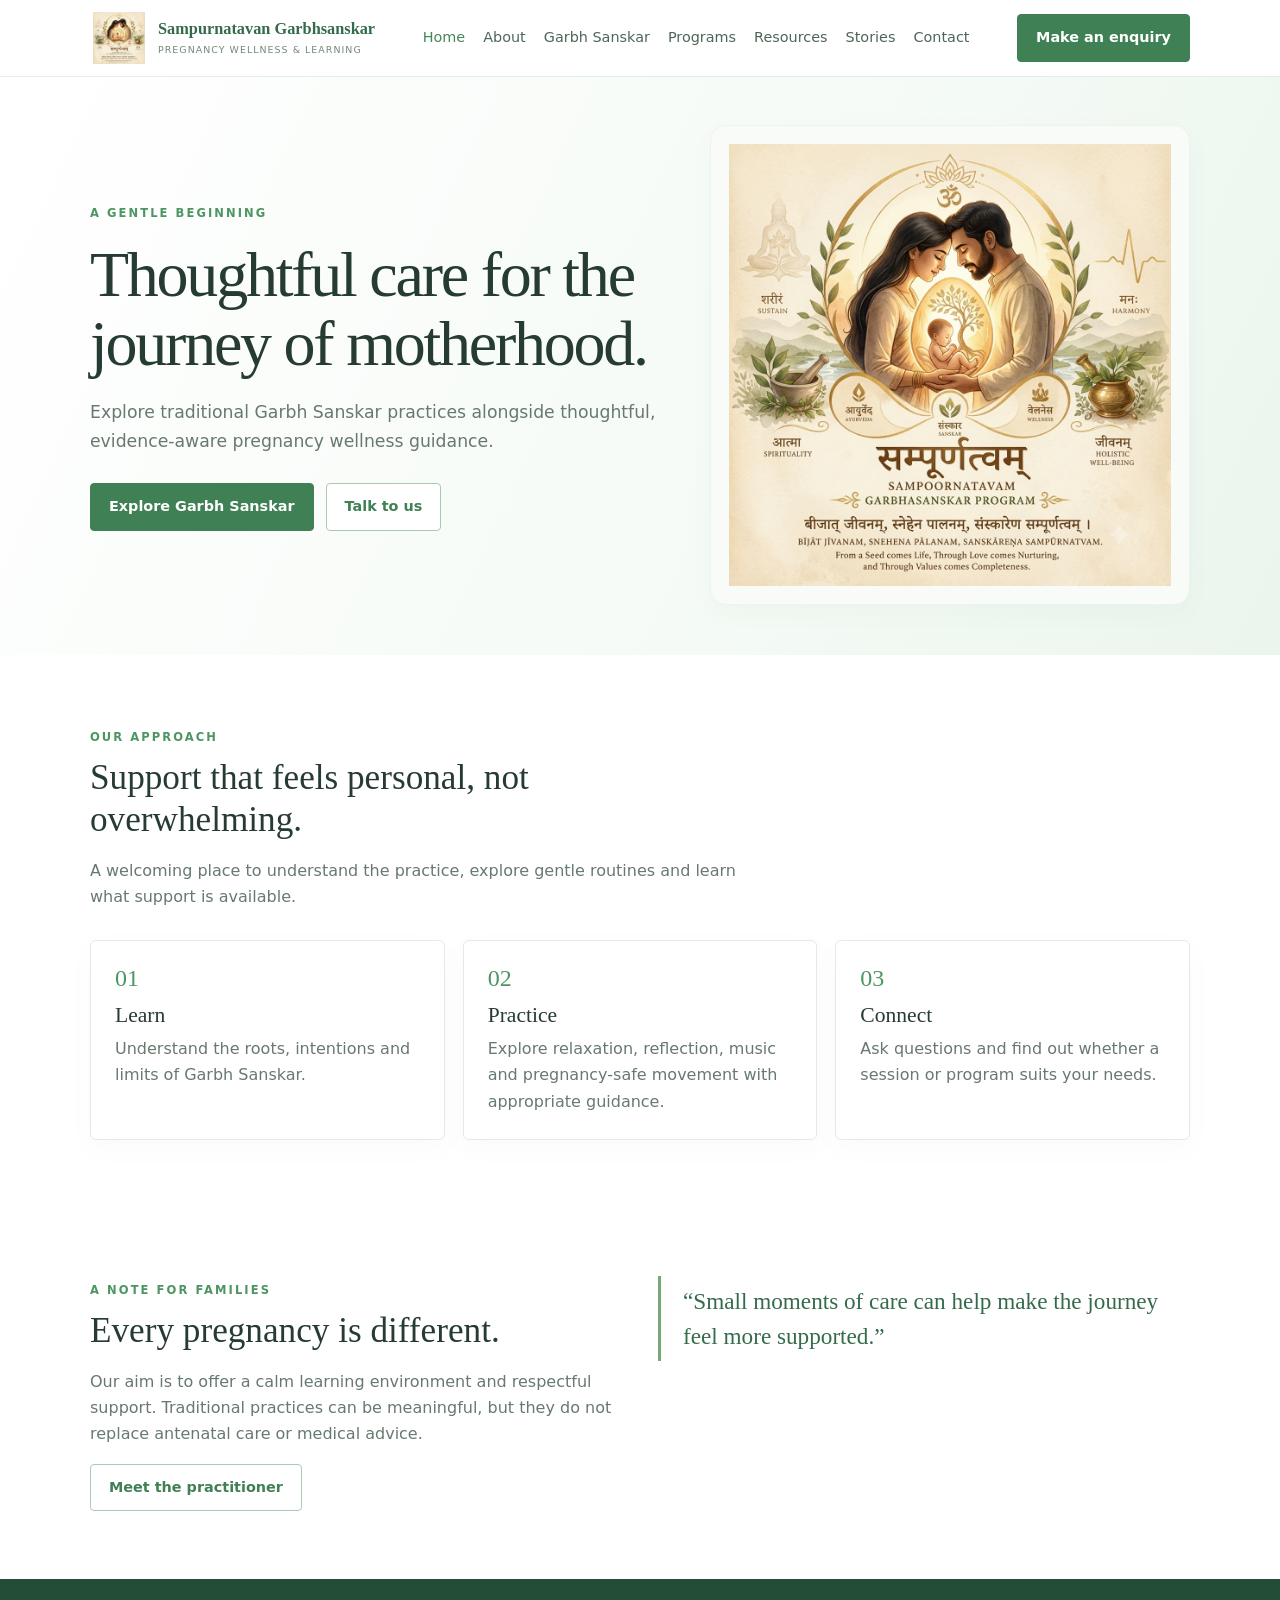
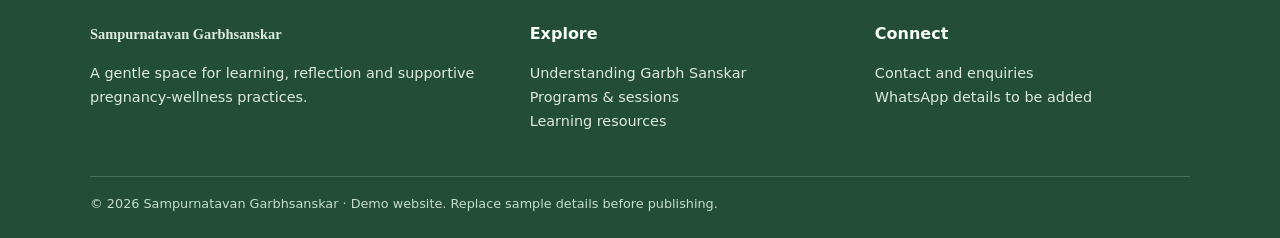
<file: index.html>
<!doctype html><html lang="en"><head><meta charset="utf-8"><meta name="viewport" content="width=device-width,initial-scale=1,viewport-fit=cover"><meta name="theme-color" content="#ffffff"><meta name="description" content="A calm and informative Garbh Sanskar and pregnancy wellness website."><title>Home | Sampurnatavan Garbhsanskar</title><link rel="stylesheet" href="styles.css"><link rel="icon" type="image/png" href="Sampurnatavan.png"><link rel="apple-touch-icon" href="Sampurnatavan.png"></head><body><header class="site-header"><div class="wrap nav"><a class="brand brand-lockup" href="index.html"><img class="brand-mark" src="Sampurnatavan.png" alt="Sampurnatavan family emblem" width="58" height="52"><span class="brand-copy">Sampurnatavan Garbhsanskar<small>Pregnancy wellness & learning</small></span></a><button class="menu-toggle" type="button" aria-expanded="false" aria-controls="primary-navigation" aria-label="Open navigation menu"><span></span><span></span><span></span></button><nav id="primary-navigation" class="nav-links" aria-label="Main navigation"><a class="active" href="index.html">Home</a><a href="about.html">About</a><a href="garbh-sanskar.html">Garbh Sanskar</a><a href="programs.html">Programs</a><a href="resources.html">Resources</a><a href="testimonials.html">Stories</a><a href="contact.html">Contact</a></nav><a class="nav-cta" href="contact.html">Make an enquiry</a></div></header><main><section class="hero"><div class="wrap hero-grid"><div><span class="eyebrow">A gentle beginning</span><h1>Thoughtful care for the journey of motherhood.</h1><p>Explore traditional Garbh Sanskar practices alongside thoughtful, evidence-aware pregnancy wellness guidance.</p><div class="actions"><a class="button" href="garbh-sanskar.html">Explore Garbh Sanskar</a><a class="button secondary" href="contact.html">Talk to us</a></div></div><div class="hero-art hero-logo-wrap"><img class="hero-logo" src="Sampurnatavan.png" alt="Sampurnatavan emblem showing mother and father lovingly holding their newborn baby" loading="eager" fetchpriority="high" decoding="async"></div></div></section><section class="section white"><div class="wrap"><div class="section-head"><span class="eyebrow">Our approach</span><h2>Support that feels personal, not overwhelming.</h2><p class="muted">A welcoming place to understand the practice, explore gentle routines and learn what support is available.</p></div><div class="cards"><article class="card"><span class="number">01</span><h3>Learn</h3><p>Understand the roots, intentions and limits of Garbh Sanskar.</p></article><article class="card"><span class="number">02</span><h3>Practice</h3><p>Explore relaxation, reflection, music and pregnancy-safe movement with appropriate guidance.</p></article><article class="card"><span class="number">03</span><h3>Connect</h3><p>Ask questions and find out whether a session or program suits your needs.</p></article></div></div></section><section class="section"><div class="wrap split"><div><span class="eyebrow">A note for families</span><h2>Every pregnancy is different.</h2><p class="muted">Our aim is to offer a calm learning environment and respectful support. Traditional practices can be meaningful, but they do not replace antenatal care or medical advice.</p><a class="button secondary" href="about.html">Meet the practitioner</a></div><div class="quote">“Small moments of care can help make the journey feel more supported.”</div></div></section></main><footer class="site-footer"><div class="wrap"><div class="footer-grid"><div><a class="brand footer-brand" href="index.html">Sampurnatavan Garbhsanskar</a><p>A gentle space for learning, reflection and supportive pregnancy-wellness practices.</p></div><div><strong>Explore</strong><p><a href="garbh-sanskar.html">Understanding Garbh Sanskar</a><br><a href="programs.html">Programs & sessions</a><br><a href="resources.html">Learning resources</a></p></div><div><strong>Connect</strong><p><a href="contact.html">Contact and enquiries</a><br><span>WhatsApp details to be added</span></p></div></div><div class="footer-bottom">© 2026 Sampurnatavan Garbhsanskar · Demo website. Replace sample details before publishing.</div></div></footer><script src="script.js"></script></body></html>
</file>
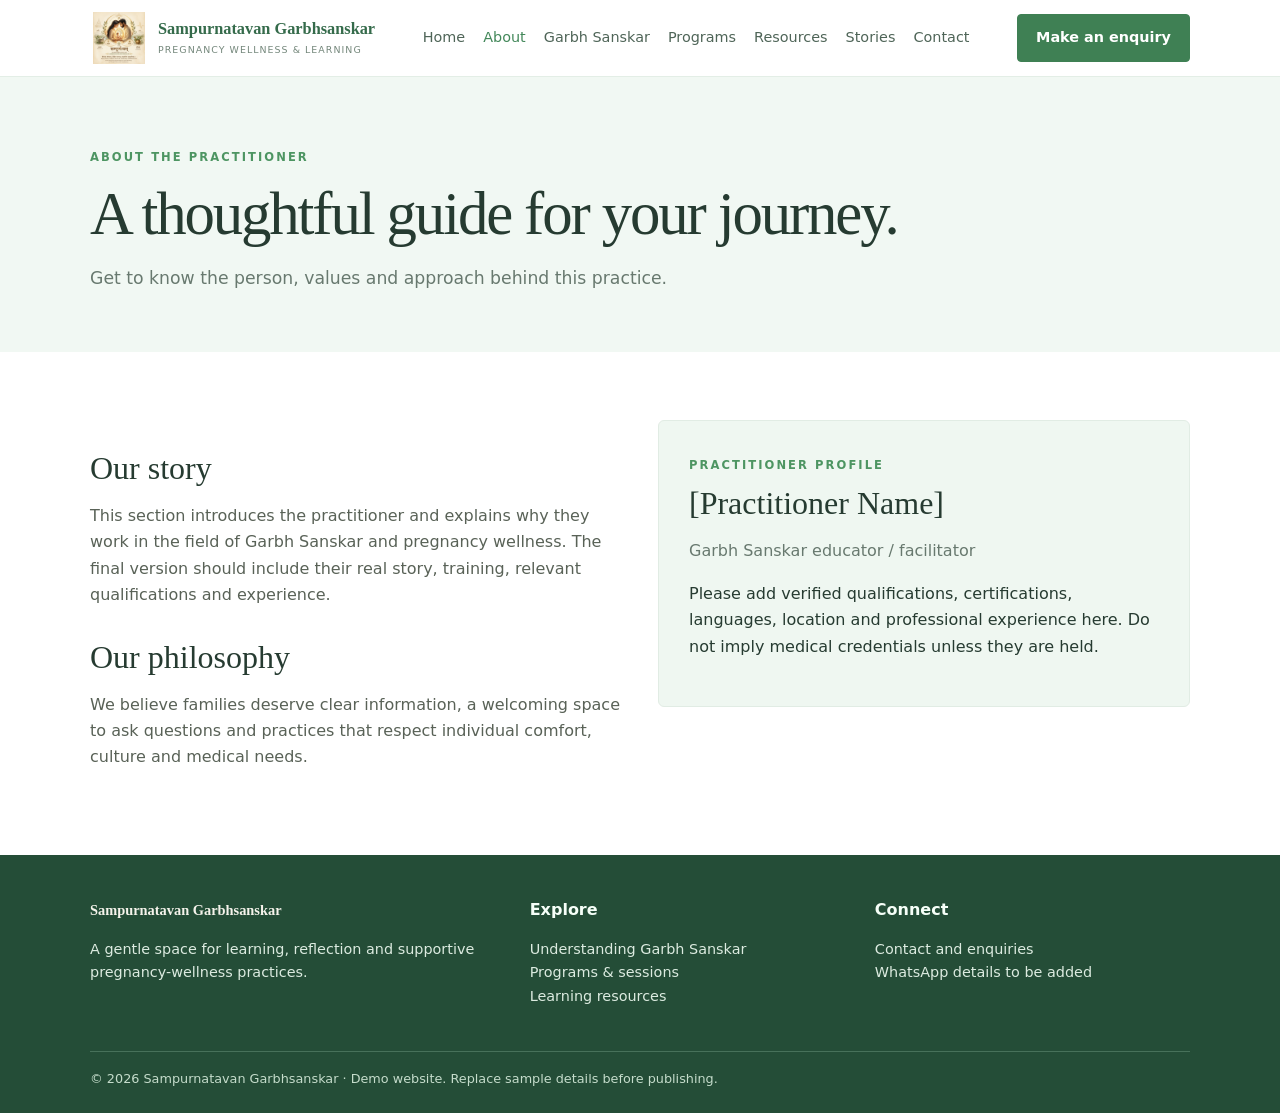
<file: about.html>
<!doctype html><html lang="en"><head><meta charset="utf-8"><meta name="viewport" content="width=device-width,initial-scale=1,viewport-fit=cover"><meta name="theme-color" content="#ffffff"><meta name="description" content="A calm and informative Garbh Sanskar and pregnancy wellness website."><title>About | Sampurnatavan Garbhsanskar</title><link rel="stylesheet" href="styles.css"><link rel="icon" type="image/png" href="Sampurnatavan.png"><link rel="apple-touch-icon" href="Sampurnatavan.png"></head><body><header class="site-header"><div class="wrap nav"><a class="brand brand-lockup" href="index.html"><img class="brand-mark" src="Sampurnatavan.png" alt="Sampurnatavan family emblem" width="58" height="52"><span class="brand-copy">Sampurnatavan Garbhsanskar<small>Pregnancy wellness & learning</small></span></a><button class="menu-toggle" type="button" aria-expanded="false" aria-controls="primary-navigation" aria-label="Open navigation menu"><span></span><span></span><span></span></button><nav id="primary-navigation" class="nav-links" aria-label="Main navigation"><a class="" href="index.html">Home</a><a class="active" href="about.html">About</a><a class="" href="garbh-sanskar.html">Garbh Sanskar</a><a class="" href="programs.html">Programs</a><a class="" href="resources.html">Resources</a><a class="" href="testimonials.html">Stories</a><a class="" href="contact.html">Contact</a></nav><a class="nav-cta" href="contact.html">Make an enquiry</a></div></header><main><section class="page-intro"><div class="wrap"><span class="eyebrow">About the practitioner</span><h1>A thoughtful guide for your journey.</h1><p>Get to know the person, values and approach behind this practice.</p></div></section><section class="section"><div class="wrap split"><div class="content"><h2>Our story</h2><p>This section introduces the practitioner and explains why they work in the field of Garbh Sanskar and pregnancy wellness. The final version should include their real story, training, relevant qualifications and experience.</p><h2>Our philosophy</h2><p>We believe families deserve clear information, a welcoming space to ask questions and practices that respect individual comfort, culture and medical needs.</p></div><aside class="contact-box"><span class="eyebrow">Practitioner profile</span><h2 style="font:2rem Georgia,serif">[Practitioner Name]</h2><p class="muted">Garbh Sanskar educator / facilitator</p><p>Please add verified qualifications, certifications, languages, location and professional experience here. Do not imply medical credentials unless they are held.</p></aside></div></section></main><footer class="site-footer"><div class="wrap"><div class="footer-grid"><div><a class="brand" style="color:#f5f3eb" href="index.html">Sampurnatavan Garbhsanskar</a><p>A gentle space for learning, reflection and supportive pregnancy-wellness practices.</p></div><div><strong>Explore</strong><p><a href="garbh-sanskar.html">Understanding Garbh Sanskar</a><br><a href="programs.html">Programs & sessions</a><br><a href="resources.html">Learning resources</a></p></div><div><strong>Connect</strong><p><a href="contact.html">Contact and enquiries</a><br><span>WhatsApp details to be added</span></p></div></div><div class="footer-bottom">© 2026 Sampurnatavan Garbhsanskar · Demo website. Replace sample details before publishing.</div></div></footer><script src="script.js"></script></body></html>
</file>
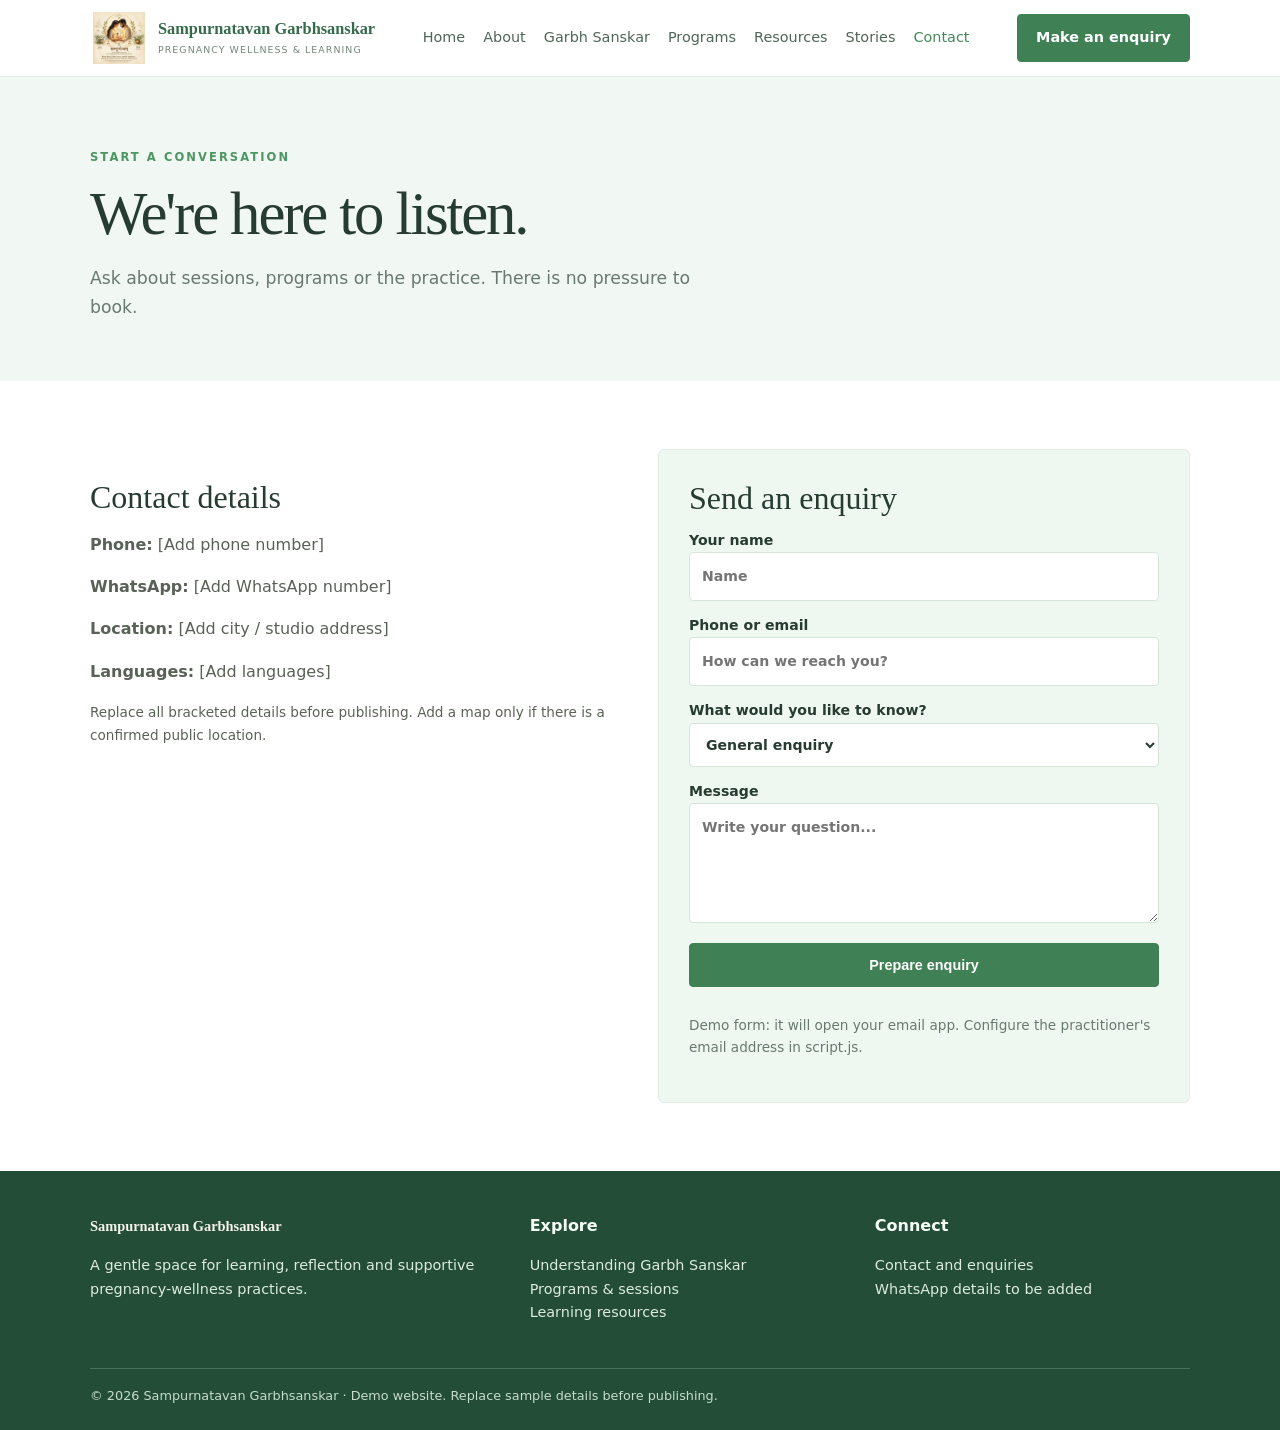
<file: contact.html>
<!doctype html><html lang="en"><head><meta charset="utf-8"><meta name="viewport" content="width=device-width,initial-scale=1,viewport-fit=cover"><meta name="theme-color" content="#ffffff"><meta name="description" content="A calm and informative Garbh Sanskar and pregnancy wellness website."><title>Contact | Sampurnatavan Garbhsanskar</title><link rel="stylesheet" href="styles.css"><link rel="icon" type="image/png" href="Sampurnatavan.png"><link rel="apple-touch-icon" href="Sampurnatavan.png"></head><body><header class="site-header"><div class="wrap nav"><a class="brand brand-lockup" href="index.html"><img class="brand-mark" src="Sampurnatavan.png" alt="Sampurnatavan family emblem" width="58" height="52"><span class="brand-copy">Sampurnatavan Garbhsanskar<small>Pregnancy wellness & learning</small></span></a><button class="menu-toggle" type="button" aria-expanded="false" aria-controls="primary-navigation" aria-label="Open navigation menu"><span></span><span></span><span></span></button><nav id="primary-navigation" class="nav-links" aria-label="Main navigation"><a class="" href="index.html">Home</a><a class="" href="about.html">About</a><a class="" href="garbh-sanskar.html">Garbh Sanskar</a><a class="" href="programs.html">Programs</a><a class="" href="resources.html">Resources</a><a class="" href="testimonials.html">Stories</a><a class="active" href="contact.html">Contact</a></nav><a class="nav-cta" href="contact.html">Make an enquiry</a></div></header><main><section class="page-intro"><div class="wrap"><span class="eyebrow">Start a conversation</span><h1>We're here to listen.</h1><p>Ask about sessions, programs or the practice. There is no pressure to book.</p></div></section><section class="section"><div class="wrap split"><div class="content"><h2>Contact details</h2><p><strong>Phone:</strong> [Add phone number]</p><p><strong>WhatsApp:</strong> [Add WhatsApp number]</p><p><strong>Location:</strong> [Add city / studio address]</p><p><strong>Languages:</strong> [Add languages]</p><p class="notice">Replace all bracketed details before publishing. Add a map only if there is a confirmed public location.</p></div><div class="contact-box"><h2 style="font:2rem Georgia,serif;margin-top:0">Send an enquiry</h2><form class="form" id="enquiry-form"><label>Your name<input name="name" required placeholder="Name"></label><label>Phone or email<input name="contact" required placeholder="How can we reach you?"></label><label>What would you like to know?<select name="topic"><option>General enquiry</option><option>Programs and sessions</option><option>Garbh Sanskar information</option><option>Other</option></select></label><label>Message<textarea name="message" placeholder="Write your question..."></textarea></label><button class="button" type="submit">Prepare enquiry</button><p class="notice" id="form-status">Demo form: it will open your email app. Configure the practitioner's email address in script.js.</p></form></div></div></section></main><footer class="site-footer"><div class="wrap"><div class="footer-grid"><div><a class="brand" style="color:#f5f3eb" href="index.html">Sampurnatavan Garbhsanskar</a><p>A gentle space for learning, reflection and supportive pregnancy-wellness practices.</p></div><div><strong>Explore</strong><p><a href="garbh-sanskar.html">Understanding Garbh Sanskar</a><br><a href="programs.html">Programs & sessions</a><br><a href="resources.html">Learning resources</a></p></div><div><strong>Connect</strong><p><a href="contact.html">Contact and enquiries</a><br><span>WhatsApp details to be added</span></p></div></div><div class="footer-bottom">© 2026 Sampurnatavan Garbhsanskar · Demo website. Replace sample details before publishing.</div></div></footer><script src="script.js"></script></body></html>
</file>
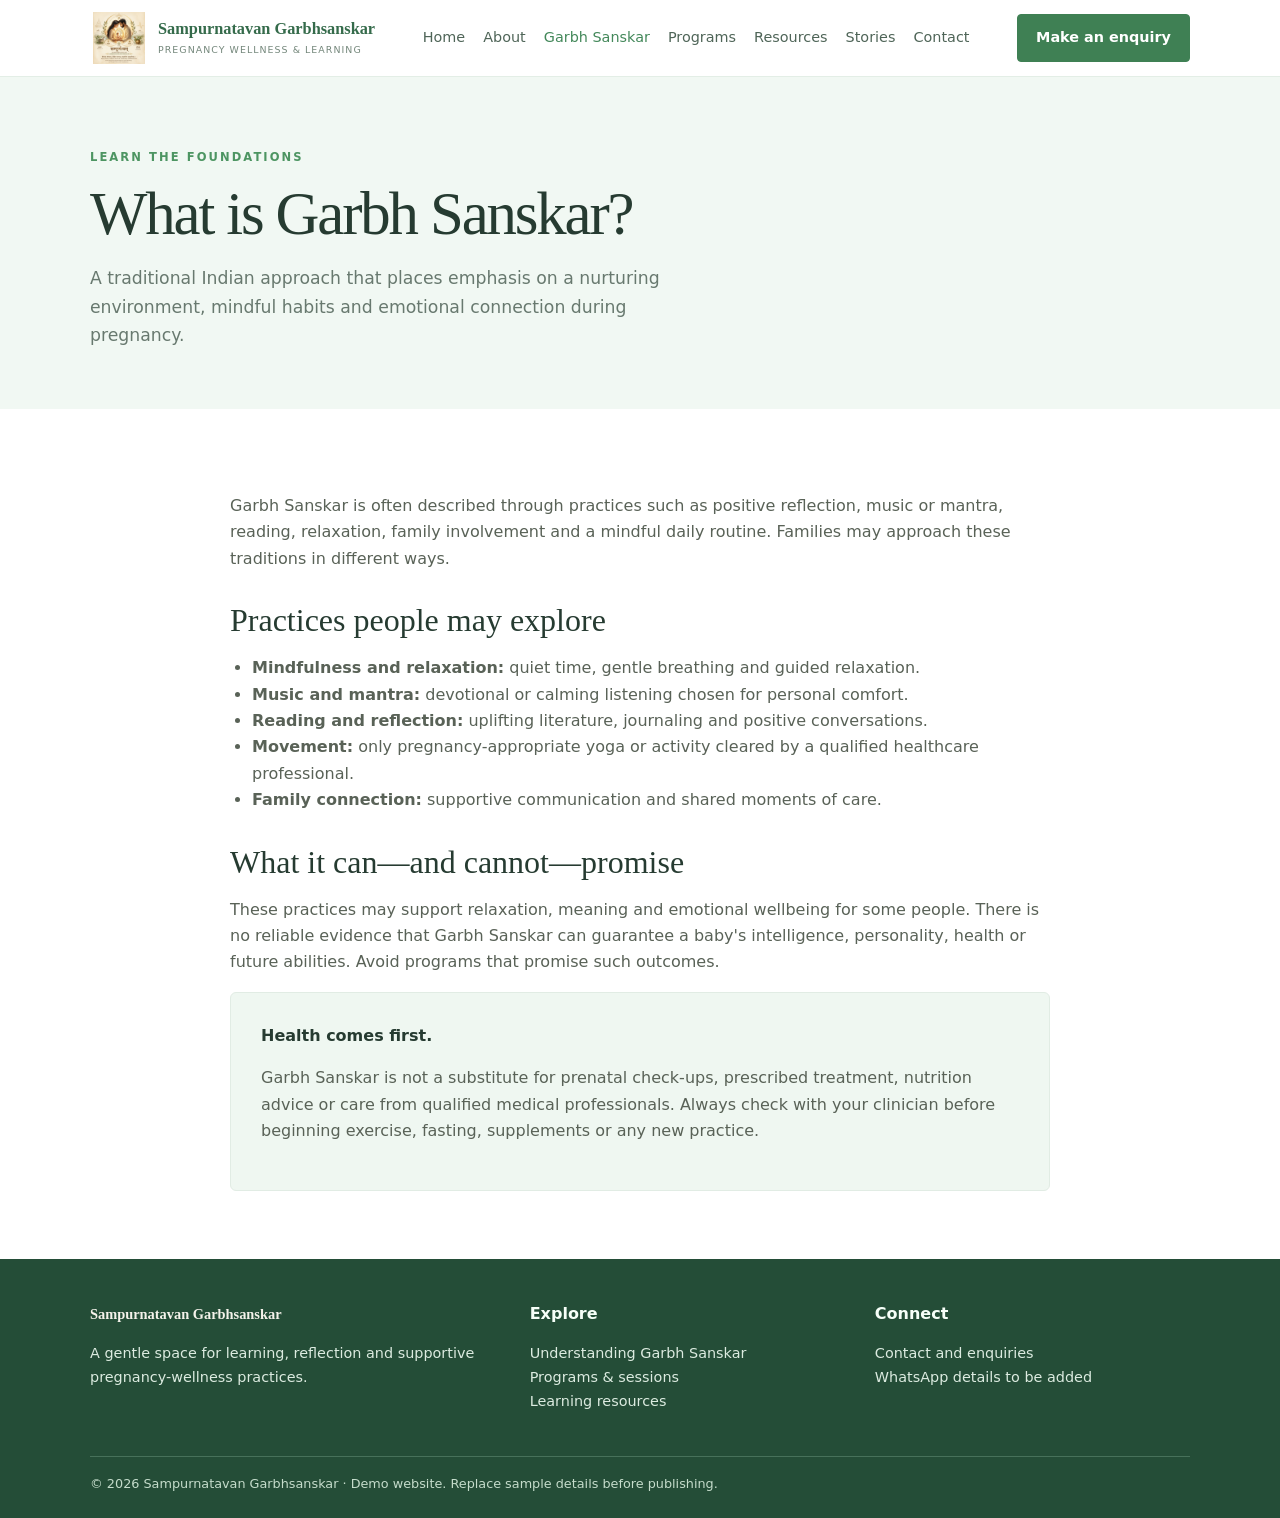
<file: garbh-sanskar.html>
<!doctype html><html lang="en"><head><meta charset="utf-8"><meta name="viewport" content="width=device-width,initial-scale=1,viewport-fit=cover"><meta name="theme-color" content="#ffffff"><meta name="description" content="A calm and informative Garbh Sanskar and pregnancy wellness website."><title>Garbh Sanskar | Sampurnatavan Garbhsanskar</title><link rel="stylesheet" href="styles.css"><link rel="icon" type="image/png" href="Sampurnatavan.png"><link rel="apple-touch-icon" href="Sampurnatavan.png"></head><body><header class="site-header"><div class="wrap nav"><a class="brand brand-lockup" href="index.html"><img class="brand-mark" src="Sampurnatavan.png" alt="Sampurnatavan family emblem" width="58" height="52"><span class="brand-copy">Sampurnatavan Garbhsanskar<small>Pregnancy wellness & learning</small></span></a><button class="menu-toggle" type="button" aria-expanded="false" aria-controls="primary-navigation" aria-label="Open navigation menu"><span></span><span></span><span></span></button><nav id="primary-navigation" class="nav-links" aria-label="Main navigation"><a class="" href="index.html">Home</a><a class="" href="about.html">About</a><a class="active" href="garbh-sanskar.html">Garbh Sanskar</a><a class="" href="programs.html">Programs</a><a class="" href="resources.html">Resources</a><a class="" href="testimonials.html">Stories</a><a class="" href="contact.html">Contact</a></nav><a class="nav-cta" href="contact.html">Make an enquiry</a></div></header><main><section class="page-intro"><div class="wrap"><span class="eyebrow">Learn the foundations</span><h1>What is Garbh Sanskar?</h1><p>A traditional Indian approach that places emphasis on a nurturing environment, mindful habits and emotional connection during pregnancy.</p></div></section><section class="section"><div class="wrap content"><p>Garbh Sanskar is often described through practices such as positive reflection, music or mantra, reading, relaxation, family involvement and a mindful daily routine. Families may approach these traditions in different ways.</p><h2>Practices people may explore</h2><ul><li><strong>Mindfulness and relaxation:</strong> quiet time, gentle breathing and guided relaxation.</li><li><strong>Music and mantra:</strong> devotional or calming listening chosen for personal comfort.</li><li><strong>Reading and reflection:</strong> uplifting literature, journaling and positive conversations.</li><li><strong>Movement:</strong> only pregnancy-appropriate yoga or activity cleared by a qualified healthcare professional.</li><li><strong>Family connection:</strong> supportive communication and shared moments of care.</li></ul><h2>What it can—and cannot—promise</h2><p>These practices may support relaxation, meaning and emotional wellbeing for some people. There is no reliable evidence that Garbh Sanskar can guarantee a baby's intelligence, personality, health or future abilities. Avoid programs that promise such outcomes.</p><div class="contact-box"><strong>Health comes first.</strong><p>Garbh Sanskar is not a substitute for prenatal check-ups, prescribed treatment, nutrition advice or care from qualified medical professionals. Always check with your clinician before beginning exercise, fasting, supplements or any new practice.</p></div></div></section></main><footer class="site-footer"><div class="wrap"><div class="footer-grid"><div><a class="brand" style="color:#f5f3eb" href="index.html">Sampurnatavan Garbhsanskar</a><p>A gentle space for learning, reflection and supportive pregnancy-wellness practices.</p></div><div><strong>Explore</strong><p><a href="garbh-sanskar.html">Understanding Garbh Sanskar</a><br><a href="programs.html">Programs & sessions</a><br><a href="resources.html">Learning resources</a></p></div><div><strong>Connect</strong><p><a href="contact.html">Contact and enquiries</a><br><span>WhatsApp details to be added</span></p></div></div><div class="footer-bottom">© 2026 Sampurnatavan Garbhsanskar · Demo website. Replace sample details before publishing.</div></div></footer><script src="script.js"></script></body></html>
</file>
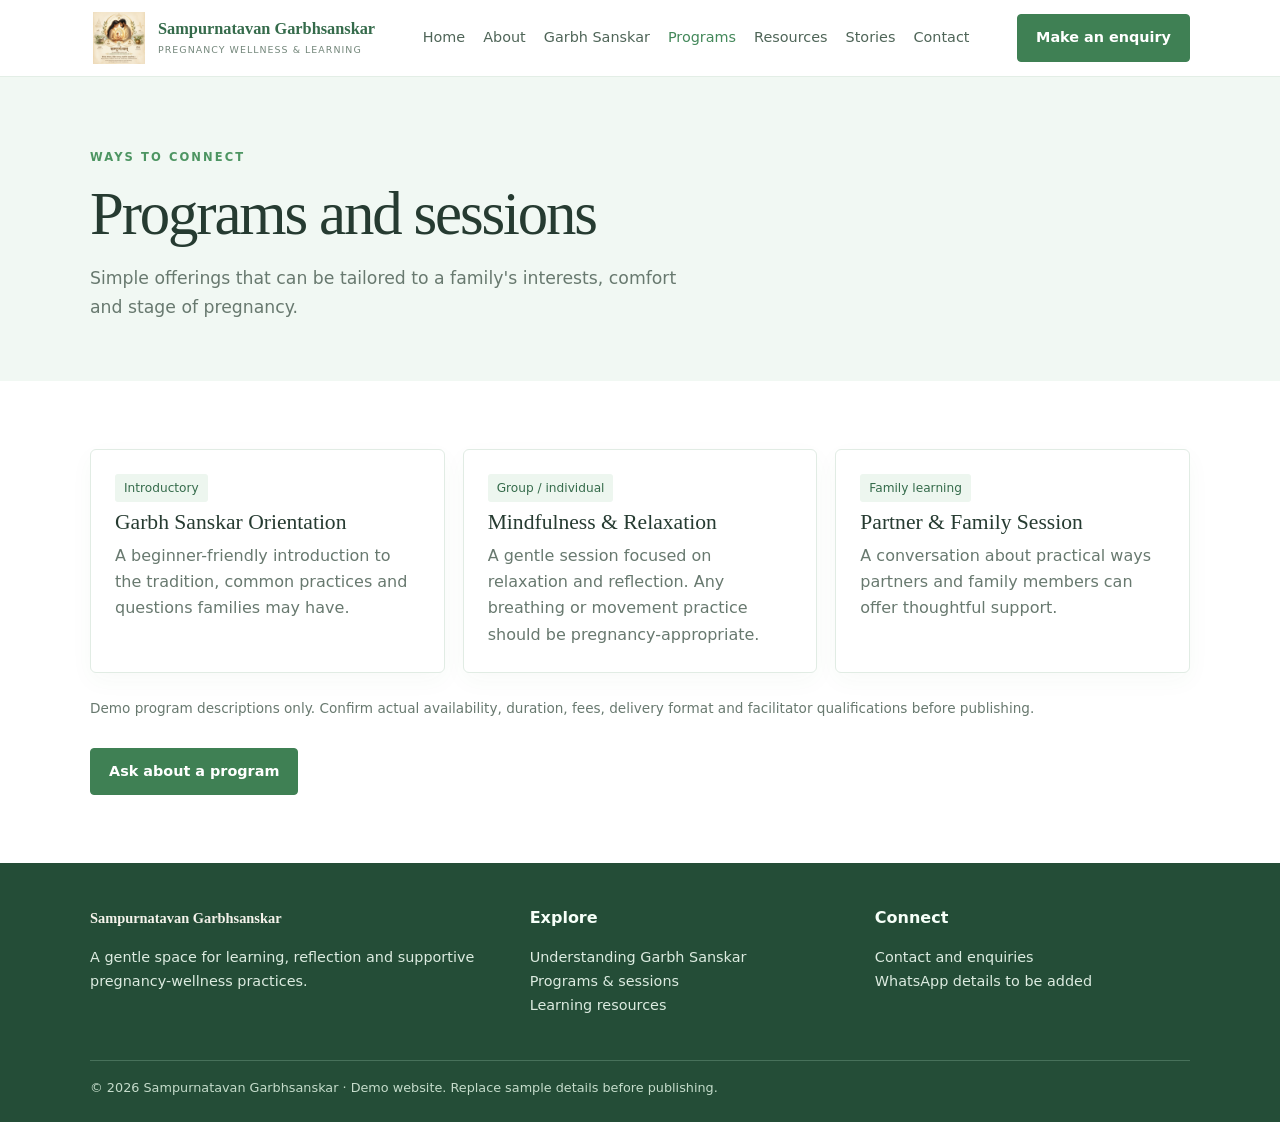
<file: programs.html>
<!doctype html><html lang="en"><head><meta charset="utf-8"><meta name="viewport" content="width=device-width,initial-scale=1,viewport-fit=cover"><meta name="theme-color" content="#ffffff"><meta name="description" content="A calm and informative Garbh Sanskar and pregnancy wellness website."><title>Programs | Sampurnatavan Garbhsanskar</title><link rel="stylesheet" href="styles.css"><link rel="icon" type="image/png" href="Sampurnatavan.png"><link rel="apple-touch-icon" href="Sampurnatavan.png"></head><body><header class="site-header"><div class="wrap nav"><a class="brand brand-lockup" href="index.html"><img class="brand-mark" src="Sampurnatavan.png" alt="Sampurnatavan family emblem" width="58" height="52"><span class="brand-copy">Sampurnatavan Garbhsanskar<small>Pregnancy wellness & learning</small></span></a><button class="menu-toggle" type="button" aria-expanded="false" aria-controls="primary-navigation" aria-label="Open navigation menu"><span></span><span></span><span></span></button><nav id="primary-navigation" class="nav-links" aria-label="Main navigation"><a class="" href="index.html">Home</a><a class="" href="about.html">About</a><a class="" href="garbh-sanskar.html">Garbh Sanskar</a><a class="active" href="programs.html">Programs</a><a class="" href="resources.html">Resources</a><a class="" href="testimonials.html">Stories</a><a class="" href="contact.html">Contact</a></nav><a class="nav-cta" href="contact.html">Make an enquiry</a></div></header><main><section class="page-intro"><div class="wrap"><span class="eyebrow">Ways to connect</span><h1>Programs and sessions</h1><p>Simple offerings that can be tailored to a family's interests, comfort and stage of pregnancy.</p></div></section><section class="section"><div class="wrap"><div class="cards"><article class="card"><span class="tag">Introductory</span><h3>Garbh Sanskar Orientation</h3><p>A beginner-friendly introduction to the tradition, common practices and questions families may have.</p></article><article class="card"><span class="tag">Group / individual</span><h3>Mindfulness & Relaxation</h3><p>A gentle session focused on relaxation and reflection. Any breathing or movement practice should be pregnancy-appropriate.</p></article><article class="card"><span class="tag">Family learning</span><h3>Partner & Family Session</h3><p>A conversation about practical ways partners and family members can offer thoughtful support.</p></article></div><p class="notice" style="margin-top:24px">Demo program descriptions only. Confirm actual availability, duration, fees, delivery format and facilitator qualifications before publishing.</p><div class="actions"><a class="button" href="contact.html">Ask about a program</a></div></div></section></main><footer class="site-footer"><div class="wrap"><div class="footer-grid"><div><a class="brand" style="color:#f5f3eb" href="index.html">Sampurnatavan Garbhsanskar</a><p>A gentle space for learning, reflection and supportive pregnancy-wellness practices.</p></div><div><strong>Explore</strong><p><a href="garbh-sanskar.html">Understanding Garbh Sanskar</a><br><a href="programs.html">Programs & sessions</a><br><a href="resources.html">Learning resources</a></p></div><div><strong>Connect</strong><p><a href="contact.html">Contact and enquiries</a><br><span>WhatsApp details to be added</span></p></div></div><div class="footer-bottom">© 2026 Sampurnatavan Garbhsanskar · Demo website. Replace sample details before publishing.</div></div></footer><script src="script.js"></script></body></html>
</file>
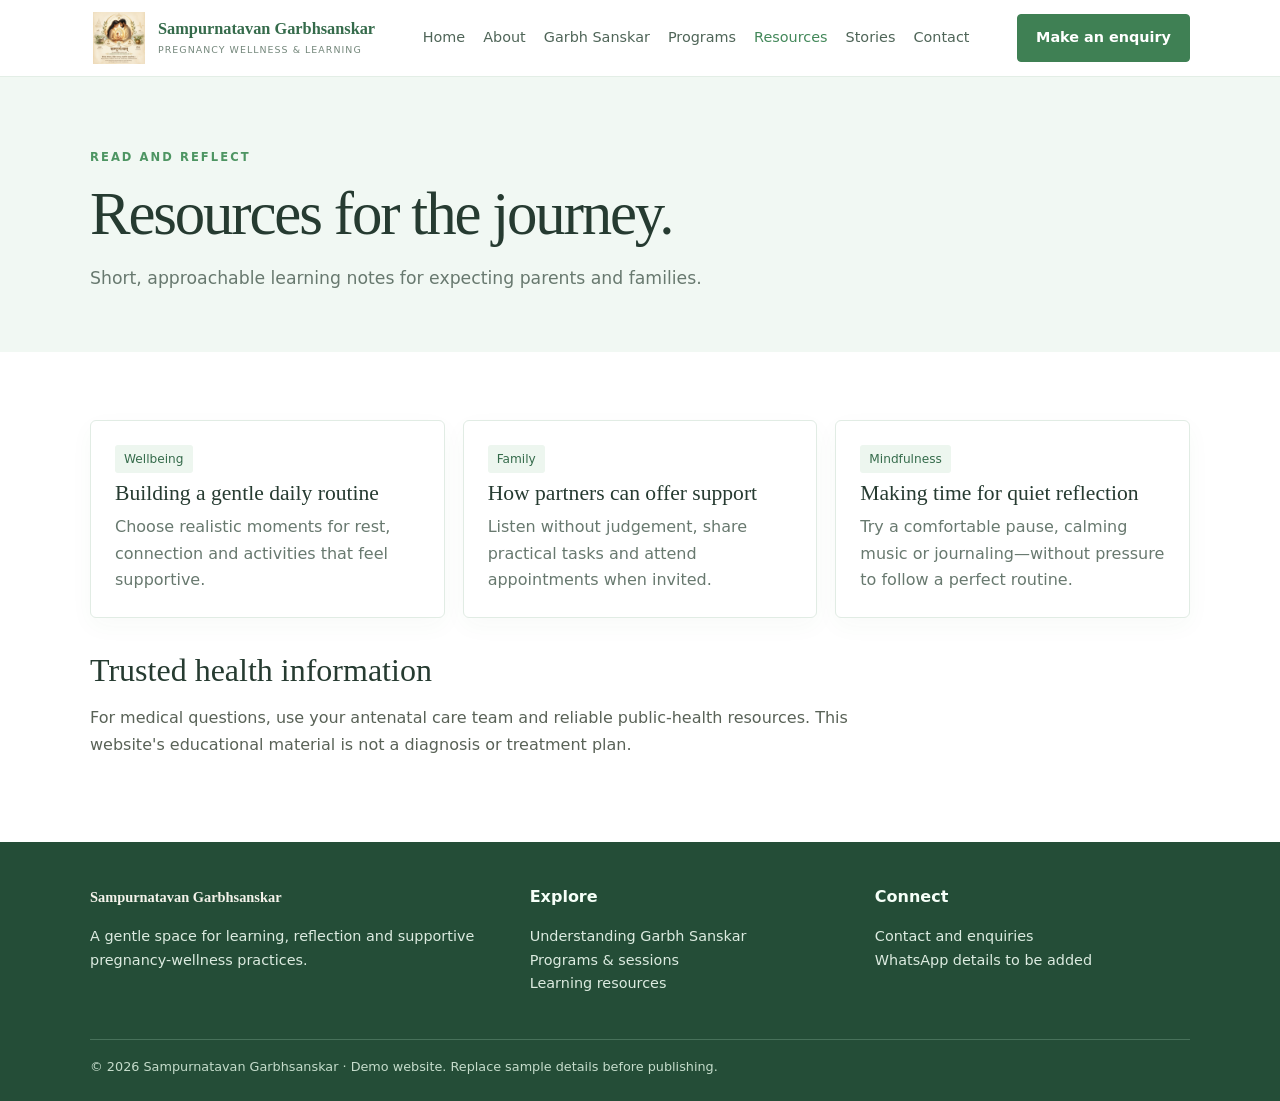
<file: resources.html>
<!doctype html><html lang="en"><head><meta charset="utf-8"><meta name="viewport" content="width=device-width,initial-scale=1,viewport-fit=cover"><meta name="theme-color" content="#ffffff"><meta name="description" content="A calm and informative Garbh Sanskar and pregnancy wellness website."><title>Resources | Sampurnatavan Garbhsanskar</title><link rel="stylesheet" href="styles.css"><link rel="icon" type="image/png" href="Sampurnatavan.png"><link rel="apple-touch-icon" href="Sampurnatavan.png"></head><body><header class="site-header"><div class="wrap nav"><a class="brand brand-lockup" href="index.html"><img class="brand-mark" src="Sampurnatavan.png" alt="Sampurnatavan family emblem" width="58" height="52"><span class="brand-copy">Sampurnatavan Garbhsanskar<small>Pregnancy wellness & learning</small></span></a><button class="menu-toggle" type="button" aria-expanded="false" aria-controls="primary-navigation" aria-label="Open navigation menu"><span></span><span></span><span></span></button><nav id="primary-navigation" class="nav-links" aria-label="Main navigation"><a class="" href="index.html">Home</a><a class="" href="about.html">About</a><a class="" href="garbh-sanskar.html">Garbh Sanskar</a><a class="" href="programs.html">Programs</a><a class="active" href="resources.html">Resources</a><a class="" href="testimonials.html">Stories</a><a class="" href="contact.html">Contact</a></nav><a class="nav-cta" href="contact.html">Make an enquiry</a></div></header><main><section class="page-intro"><div class="wrap"><span class="eyebrow">Read and reflect</span><h1>Resources for the journey.</h1><p>Short, approachable learning notes for expecting parents and families.</p></div></section><section class="section"><div class="wrap"><div class="cards"><article class="card"><span class="tag">Wellbeing</span><h3>Building a gentle daily routine</h3><p>Choose realistic moments for rest, connection and activities that feel supportive.</p></article><article class="card"><span class="tag">Family</span><h3>How partners can offer support</h3><p>Listen without judgement, share practical tasks and attend appointments when invited.</p></article><article class="card"><span class="tag">Mindfulness</span><h3>Making time for quiet reflection</h3><p>Try a comfortable pause, calming music or journaling—without pressure to follow a perfect routine.</p></article></div><div class="content" style="margin-top:34px"><h2>Trusted health information</h2><p>For medical questions, use your antenatal care team and reliable public-health resources. This website's educational material is not a diagnosis or treatment plan.</p></div></div></section></main><footer class="site-footer"><div class="wrap"><div class="footer-grid"><div><a class="brand" style="color:#f5f3eb" href="index.html">Sampurnatavan Garbhsanskar</a><p>A gentle space for learning, reflection and supportive pregnancy-wellness practices.</p></div><div><strong>Explore</strong><p><a href="garbh-sanskar.html">Understanding Garbh Sanskar</a><br><a href="programs.html">Programs & sessions</a><br><a href="resources.html">Learning resources</a></p></div><div><strong>Connect</strong><p><a href="contact.html">Contact and enquiries</a><br><span>WhatsApp details to be added</span></p></div></div><div class="footer-bottom">© 2026 Sampurnatavan Garbhsanskar · Demo website. Replace sample details before publishing.</div></div></footer><script src="script.js"></script></body></html>
</file>
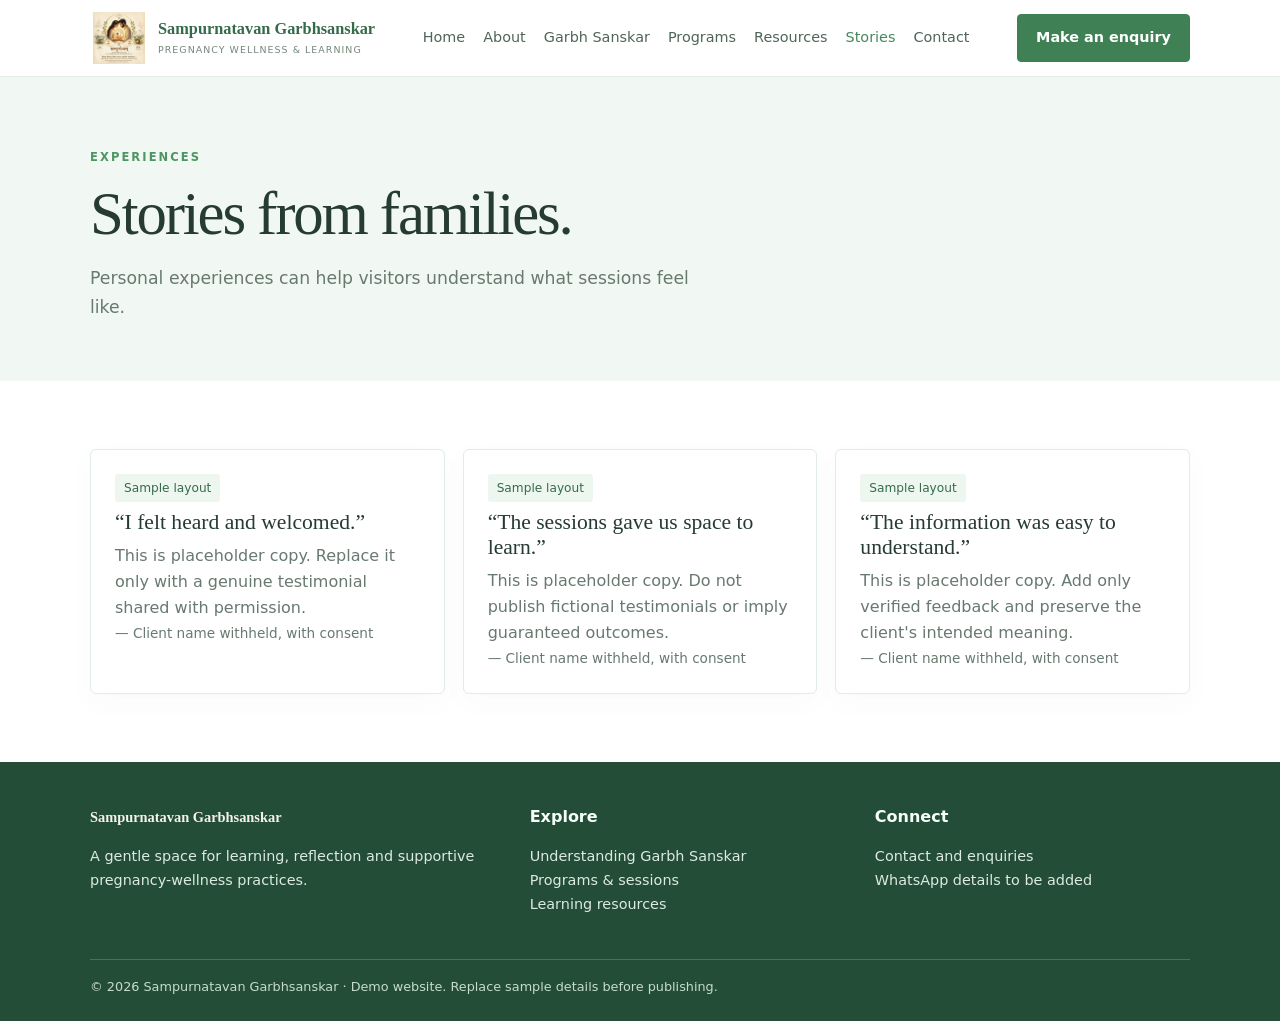
<file: testimonials.html>
<!doctype html><html lang="en"><head><meta charset="utf-8"><meta name="viewport" content="width=device-width,initial-scale=1,viewport-fit=cover"><meta name="theme-color" content="#ffffff"><meta name="description" content="A calm and informative Garbh Sanskar and pregnancy wellness website."><title>Testimonials | Sampurnatavan Garbhsanskar</title><link rel="stylesheet" href="styles.css"><link rel="icon" type="image/png" href="Sampurnatavan.png"><link rel="apple-touch-icon" href="Sampurnatavan.png"></head><body><header class="site-header"><div class="wrap nav"><a class="brand brand-lockup" href="index.html"><img class="brand-mark" src="Sampurnatavan.png" alt="Sampurnatavan family emblem" width="58" height="52"><span class="brand-copy">Sampurnatavan Garbhsanskar<small>Pregnancy wellness & learning</small></span></a><button class="menu-toggle" type="button" aria-expanded="false" aria-controls="primary-navigation" aria-label="Open navigation menu"><span></span><span></span><span></span></button><nav id="primary-navigation" class="nav-links" aria-label="Main navigation"><a class="" href="index.html">Home</a><a class="" href="about.html">About</a><a class="" href="garbh-sanskar.html">Garbh Sanskar</a><a class="" href="programs.html">Programs</a><a class="" href="resources.html">Resources</a><a class="active" href="testimonials.html">Stories</a><a class="" href="contact.html">Contact</a></nav><a class="nav-cta" href="contact.html">Make an enquiry</a></div></header><main><section class="page-intro"><div class="wrap"><span class="eyebrow">Experiences</span><h1>Stories from families.</h1><p>Personal experiences can help visitors understand what sessions feel like.</p></div></section><section class="section"><div class="wrap"><div class="cards"><article class="card"><span class="tag">Sample layout</span><h3>“I felt heard and welcomed.”</h3><p>This is placeholder copy. Replace it only with a genuine testimonial shared with permission.</p><p class="notice">— Client name withheld, with consent</p></article><article class="card"><span class="tag">Sample layout</span><h3>“The sessions gave us space to learn.”</h3><p>This is placeholder copy. Do not publish fictional testimonials or imply guaranteed outcomes.</p><p class="notice">— Client name withheld, with consent</p></article><article class="card"><span class="tag">Sample layout</span><h3>“The information was easy to understand.”</h3><p>This is placeholder copy. Add only verified feedback and preserve the client's intended meaning.</p><p class="notice">— Client name withheld, with consent</p></article></div></div></section></main><footer class="site-footer"><div class="wrap"><div class="footer-grid"><div><a class="brand" style="color:#f5f3eb" href="index.html">Sampurnatavan Garbhsanskar</a><p>A gentle space for learning, reflection and supportive pregnancy-wellness practices.</p></div><div><strong>Explore</strong><p><a href="garbh-sanskar.html">Understanding Garbh Sanskar</a><br><a href="programs.html">Programs & sessions</a><br><a href="resources.html">Learning resources</a></p></div><div><strong>Connect</strong><p><a href="contact.html">Contact and enquiries</a><br><span>WhatsApp details to be added</span></p></div></div><div class="footer-bottom">© 2026 Sampurnatavan Garbhsanskar · Demo website. Replace sample details before publishing.</div></div></footer><script src="script.js"></script></body></html>
</file>
<file: styles.css>
:root{--cream:#f7f4ec;--paper:#fffdf8;--ink:#30372e;--muted:#697166;--green:#71836b;--green-dark:#435541;--clay:#b77c5d;--line:#e8e2d6}*{box-sizing:border-box}body{margin:0;background:var(--cream);color:var(--ink);font:16px/1.65 Inter,ui-sans-serif,system-ui,-apple-system,"Segoe UI",sans-serif}a{color:inherit;text-decoration:none}img{max-width:100%;display:block}.wrap{width:min(1100px,92%);margin:auto}.site-header{background:#fbfaf6;border-bottom:1px solid var(--line);position:sticky;top:0;z-index:5}.nav{min-height:76px;display:flex;align-items:center;justify-content:space-between;gap:24px}.brand{font-family:Georgia,serif;font-size:1.35rem;color:var(--green-dark);font-weight:600}.brand small{display:block;font: .68rem/1.2 system-ui;letter-spacing:.16em;text-transform:uppercase;color:var(--muted)}.nav-links{display:flex;gap:20px;align-items:center;flex-wrap:wrap}.nav-links a{font-size:.9rem;color:#50594e}.nav-links a:hover,.nav-links a.active{color:var(--clay)}.nav-cta,.button{display:inline-flex;align-items:center;justify-content:center;padding:11px 18px;border-radius:4px;background:var(--green-dark);color:white;border:1px solid var(--green-dark);font-weight:600;font-size:.9rem}.button.secondary{background:transparent;color:var(--green-dark)}.hero{padding:76px 0 68px;background:linear-gradient(115deg,#f0eee3,#f8f5ed 65%,#e9eee4)}.hero-grid{display:grid;grid-template-columns:1.1fr .9fr;gap:54px;align-items:center}.eyebrow{text-transform:uppercase;letter-spacing:.18em;color:var(--clay);font-size:.72rem;font-weight:700}.hero h1,.page-intro h1{font:clamp(2.5rem,5vw,4.6rem)/1.08 Georgia,serif;font-weight:500;letter-spacing:-.035em;margin:15px 0 20px}.hero p,.page-intro p{font-size:1.08rem;color:var(--muted);max-width:620px}.hero-art{min-height:370px;border-radius:48% 48% 8px 8px;background:linear-gradient(150deg,#d9e1d2,#f0e5d5);display:flex;align-items:center;justify-content:center;padding:30px;text-align:center;color:var(--green-dark);font:2rem Georgia,serif}.hero-art span{display:block;font: .9rem system-ui;margin-top:12px;color:#687565}.actions{display:flex;gap:12px;flex-wrap:wrap;margin-top:28px}.section{padding:68px 0}.section.white{background:var(--paper)}.section-head{max-width:650px;margin-bottom:30px}.section h2,.page-intro h1{font-family:Georgia,serif;font-weight:500}.section h2{font-size:2.2rem;line-height:1.2;margin:8px 0 12px}.muted{color:var(--muted)}.cards{display:grid;grid-template-columns:repeat(3,1fr);gap:18px}.card{background:var(--paper);border:1px solid var(--line);padding:24px;border-radius:6px}.card h3{font:1.35rem Georgia,serif;margin:8px 0}.card p{color:var(--muted);margin:0}.number{color:var(--clay);font:1.5rem Georgia,serif}.page-intro{padding:66px 0 42px;background:#efeee5}.page-intro h1{font-size:clamp(2.4rem,5vw,3.8rem);margin:12px 0}.content{max-width:820px}.content h2{font:2rem Georgia,serif;margin:30px 0 10px}.content p,.content li{color:#596257}.content ul{padding-left:22px}.split{display:grid;grid-template-columns:1fr 1fr;gap:36px;align-items:start}.quote{font:1.45rem/1.5 Georgia,serif;color:var(--green-dark);border-left:3px solid var(--clay);padding:8px 0 8px 22px}.tag{display:inline-block;background:#edf0e8;color:var(--green-dark);padding:4px 9px;font-size:.76rem;border-radius:3px}.contact-box{background:#e9eee4;padding:30px;border-radius:6px}.form{display:grid;gap:13px}.form label{font-size:.88rem;font-weight:600}.form input,.form textarea,.form select{width:100%;padding:12px;border:1px solid #d9d6cc;border-radius:4px;background:#fffdf8;font:inherit}.form textarea{min-height:120px;resize:vertical}.notice{font-size:.85rem;color:var(--muted)}.site-footer{background:#394738;color:#f5f3eb;padding:42px 0 24px}.footer-grid{display:grid;grid-template-columns:1.3fr 1fr 1fr;gap:30px}.site-footer p,.site-footer a{color:#d6ddd1;font-size:.9rem}.footer-bottom{border-top:1px solid #596653;margin-top:28px;padding-top:16px;color:#c4cebf;font-size:.8rem}.mobile-note{display:none}@media(max-width:760px){.nav{align-items:flex-start;padding:16px 0;flex-direction:column}.nav-links{gap:12px}.nav-links a{font-size:.82rem}.nav-cta{display:none}.hero{padding:52px 0}.hero-grid,.split{grid-template-columns:1fr}.hero-art{min-height:230px}.cards{grid-template-columns:1fr}.section{padding:48px 0}.footer-grid{grid-template-columns:1fr}.page-intro{padding:48px 0 30px}}
/* Sampurnatavan brand palette and mobile refinements */
:root{--cream:#f8f1e3;--paper:#fffaf0;--ink:#4c3825;--muted:#76664f;--green:#7d875d;--green-dark:#5a633b;--clay:#b88743;--line:#e8d9bd}
body{overflow-wrap:break-word}.brand{font-size:clamp(1rem,2vw,1.25rem);line-height:1.2;max-width:290px;color:#70502b}.brand small{letter-spacing:.12em;font-size:.62rem}.site-header{background:rgba(255,250,240,.97);backdrop-filter:blur(10px)}.nav{gap:16px}.nav-links{gap:clamp(10px,1.5vw,18px)}.nav-links a{white-space:nowrap}.hero{background:linear-gradient(120deg,#f4e6cc,#fbf4e6 62%,#e9eadb)}.hero-art{background:linear-gradient(145deg,#e7d2aa,#f8edda 55%,#dfe5d2);border:1px solid #e4d0a8;color:#71532e;box-shadow:0 18px 45px rgba(115,83,42,.08)}.button,.nav-cta{background:#66502d;border-color:#66502d;min-height:44px}.button.secondary{background:transparent;color:#66502d}
@media(max-width:760px){.wrap{width:min(100% - 32px,600px)}.nav{width:100%;padding:14px 16px;gap:12px}.brand{max-width:100%;font-size:1.12rem}.nav-links{width:100%;display:flex;flex-wrap:nowrap;overflow-x:auto;overflow-y:hidden;gap:18px;padding:4px 0 8px;scrollbar-width:thin;-webkit-overflow-scrolling:touch}.nav-links a{font-size:.86rem;flex:0 0 auto}.hero{padding:42px 0}.hero h1{font-size:clamp(2.25rem,10vw,3.25rem)}.hero p,.page-intro p{font-size:1rem}.hero-art{min-height:190px;border-radius:90px 90px 8px 8px;font-size:1.55rem}.actions{display:grid;grid-template-columns:1fr}.actions .button{width:100%}.section{padding:42px 0}.section h2{font-size:1.85rem}.page-intro{padding:42px 0 28px}.page-intro h1{font-size:clamp(2.2rem,9vw,3rem)}.cards{gap:12px}.card{padding:20px}.split{gap:24px}.contact-box{padding:20px}.form input,.form textarea,.form select{font-size:16px}.site-footer{padding:34px 0 20px}}
@media(min-width:761px) and (max-width:980px){.nav{flex-wrap:wrap;padding:14px 0}.nav-links{order:3;width:100%;justify-content:space-between}.hero-grid{gap:28px}}


/* White + health green brand refresh */
:root{--cream:#ffffff;--paper:#ffffff;--ink:#263b31;--muted:#68796f;--green:#78a879;--green-dark:#356b4b;--clay:#4f9565;--line:#e1ece4}
body{background:#fff;color:var(--ink)}
.site-header{background:rgba(255,255,255,.97);border-bottom:1px solid #e3eee6}
.brand{color:#356b4b}.brand small{color:#74877b}
.nav-links a{color:#4f6558}.nav-links a:hover,.nav-links a.active{color:#43885a}
.nav-cta,.button{background:#3f8054;border-color:#3f8054;color:#fff}
.button.secondary{background:#fff;color:#3f8054;border-color:#a9c9b1}
.hero{background:linear-gradient(115deg,#ffffff 0%,#f4faf5 65%,#eaf5ed 100%)}
.hero-art{background:#fff;border:1px solid #e3eee6;box-shadow:0 14px 38px rgba(43,104,67,.07);color:#356b4b}
.hero-logo-wrap{min-height:280px;border-radius:12px;padding:clamp(18px,4vw,38px);background:#fff}
.hero-logo{width:100%;height:auto;max-height:240px;object-fit:contain}
.eyebrow,.number{color:#4d9562}
.section.white,.card{background:#fff}.card{border-color:#e1ece4;box-shadow:0 8px 24px rgba(43,104,67,.035)}
.page-intro{background:#f1f8f3}
.quote{color:#356b4b;border-color:#78a879}
.tag{background:#edf6ef;color:#356b4b}
.contact-box{background:#eff7f1;border:1px solid #e1ece4}
.form input,.form textarea,.form select{background:#fff;border-color:#d6e5da;color:#263b31}
.site-footer{background:#244d37;color:#f6fff8}.site-footer p,.site-footer a{color:#dcebe0}.footer-bottom{border-color:#47715a;color:#c5dccb}.footer-brand{color:#fff}
@media(max-width:760px){.hero-logo-wrap{min-height:150px;padding:14px;border-radius:10px}.hero-logo{max-height:150px}.nav-links{scrollbar-color:#a8cbb0 #f3f8f4}.button,.nav-cta{min-height:46px}.card{padding:20px}}

/* Family emblem lockup: parents and newborn stay visible across every page */
.brand-lockup{display:flex;align-items:center;gap:10px;max-width:320px;flex:0 0 auto}
.brand-mark{width:54px;height:54px;object-fit:contain;flex:0 0 auto}
.brand-copy{display:block;line-height:1.2;font-size:1.02rem}
.brand-copy small{display:block;margin-top:5px;font-size:.59rem;letter-spacing:.11em;line-height:1.35}
.hero-logo-wrap{background:#fff;border:1px solid #e3eee6;border-radius:18px;padding:18px;min-height:300px}
.hero-logo{width:100%;height:auto;max-height:285px;object-fit:contain}
@media(max-width:760px){
 .brand-lockup{gap:8px;max-width:100%}
 .brand-mark{width:46px;height:46px}
 .brand-copy{font-size:.94rem}
 .brand-copy small{font-size:.55rem}
 .hero-logo-wrap{min-height:180px;padding:12px}
 .hero-logo{max-height:220px}
}

/* Use the detailed family artwork from the original brand reference */
.brand-mark{width:58px;height:52px;object-fit:contain;object-position:center}
.hero-logo-wrap{min-height:300px;padding:12px;background:#fff;border:1px solid #e3eee6}
.hero-logo{width:100%;height:auto;max-height:320px;object-fit:contain;object-position:center}
@media(max-width:760px){.brand-mark{width:48px;height:44px}.hero-logo-wrap{min-height:190px;padding:8px}.hero-logo{max-height:230px}}

/* Mobile-first navigation and layout refinements */
.menu-toggle{display:none;align-items:center;justify-content:center;flex-direction:column;gap:5px;width:46px;height:46px;padding:10px;border:1px solid #cfe0d3;border-radius:10px;background:#fff;color:#356b4b;cursor:pointer}
.menu-toggle span{display:block;width:19px;height:2px;border-radius:2px;background:currentColor}
.menu-toggle:focus-visible,.nav-links a:focus-visible,.button:focus-visible,.nav-cta:focus-visible{outline:3px solid #9ac7a5;outline-offset:3px}
img{height:auto}
.hero-logo{display:block;width:100%;max-width:100%;height:auto;max-height:340px;object-fit:contain}
.hero-logo-wrap{overflow:hidden}
@media(max-width:760px){
 .site-header{position:sticky;top:0}
 .nav{display:grid;grid-template-columns:minmax(0,1fr) 46px;align-items:center;gap:10px;padding:10px 16px}
 .brand-lockup{min-width:0;max-width:none;gap:8px}
 .brand-mark{width:44px;height:44px}
 .brand-copy{min-width:0;font-size:.88rem;overflow-wrap:anywhere}
 .brand-copy small{font-size:.52rem;letter-spacing:.08em}
 .menu-toggle{display:flex;grid-column:2;grid-row:1}
 .nav-links{display:none;grid-column:1/-1;grid-row:2;width:100%;padding:8px 0 4px;overflow:visible;flex-direction:column;align-items:stretch;gap:0;border-top:1px solid #e1ece4}
 .nav-links.is-open{display:flex}
 .nav-links a{display:flex;align-items:center;min-height:46px;padding:9px 10px;font-size:.95rem;border-radius:7px;white-space:normal}
 .nav-links a:hover,.nav-links a.active{background:#eff7f1}
 .nav-cta{display:none}
 .hero{padding:34px 0 38px}
 .hero-grid{gap:24px}
 .hero-grid>div{min-width:0}
 .hero h1{font-size:clamp(2rem,9vw,2.8rem);line-height:1.12}
 .hero-logo-wrap{min-height:0;padding:8px;border-radius:14px}
 .hero-logo{max-height:none;width:100%}
 .actions{display:flex;flex-direction:column;gap:10px}
 .actions .button{width:100%;min-height:48px}
 .section{padding:38px 0}
 .section-head{margin-bottom:22px}
 .section h2,.content h2{font-size:1.7rem;line-height:1.25}
 .cards{grid-template-columns:1fr;gap:12px}
 .card{padding:18px}
 .split{grid-template-columns:1fr;gap:22px}
 .page-intro{padding:36px 0 26px}
 .page-intro h1{font-size:clamp(2rem,8vw,2.7rem);line-height:1.12}
 .page-intro p{font-size:1rem}
 .contact-box{padding:18px}
 .form{gap:16px}
 .form input,.form textarea,.form select{min-height:48px;font-size:16px}
 .form textarea{min-height:130px}
 .form button{min-height:48px;width:100%}
 .footer-grid{grid-template-columns:1fr;gap:16px}
 .site-footer{padding:30px 0 18px}
 .footer-bottom{line-height:1.6}
}
@media(min-width:761px) and (max-width:1080px){
 .nav{flex-wrap:wrap;padding:12px 0}
 .nav-links{order:3;width:100%;justify-content:center;flex-wrap:wrap}
 .nav-cta{margin-left:auto}
}
@media(prefers-reduced-motion:reduce){*,*::before,*::after{scroll-behavior:auto!important;animation-duration:.01ms!important;animation-iteration-count:1!important;transition-duration:.01ms!important}}

/* High-resolution family emblem: preserve its full artwork without cropping */
.hero-logo-wrap{display:flex;align-items:center;justify-content:center;min-height:0;padding:clamp(10px,2vw,20px);overflow:hidden}
.hero-logo{display:block;width:100%;max-width:100%;height:auto;max-height:460px;object-fit:contain;object-position:center}
@media(max-width:760px){
 .hero-logo-wrap{width:100%;min-height:0;padding:8px}
 .hero-logo{width:100%;height:auto;max-height:360px;object-fit:contain}
}

/* Tighten the home hero around the family emblem */
.hero{padding:48px 0 50px}
.hero-grid{gap:34px}
.hero-logo-wrap{
  padding:0;
  min-height:0;
  background:transparent;
  border:0;
  border-radius:0;
  box-shadow:none;
}
.hero-logo{
  width:100%;
  max-height:500px;
  object-fit:contain;
}
@media(max-width:760px){
  .hero{padding:30px 0 34px}
  .hero-grid{gap:18px}
  .hero-logo-wrap{padding:0}
  .hero-logo{max-height:380px}
}

/* Soft-white surface behind the family emblem */
.hero-logo-wrap{
  padding:clamp(10px,2vw,18px);
  background:#f8fbf8;
  border:1px solid #edf3ee;
  border-radius:16px;
  box-shadow:0 8px 24px rgba(43,104,67,.035);
}
@media(max-width:760px){
  .hero-logo-wrap{padding:10px;border-radius:12px}
}
</file>
